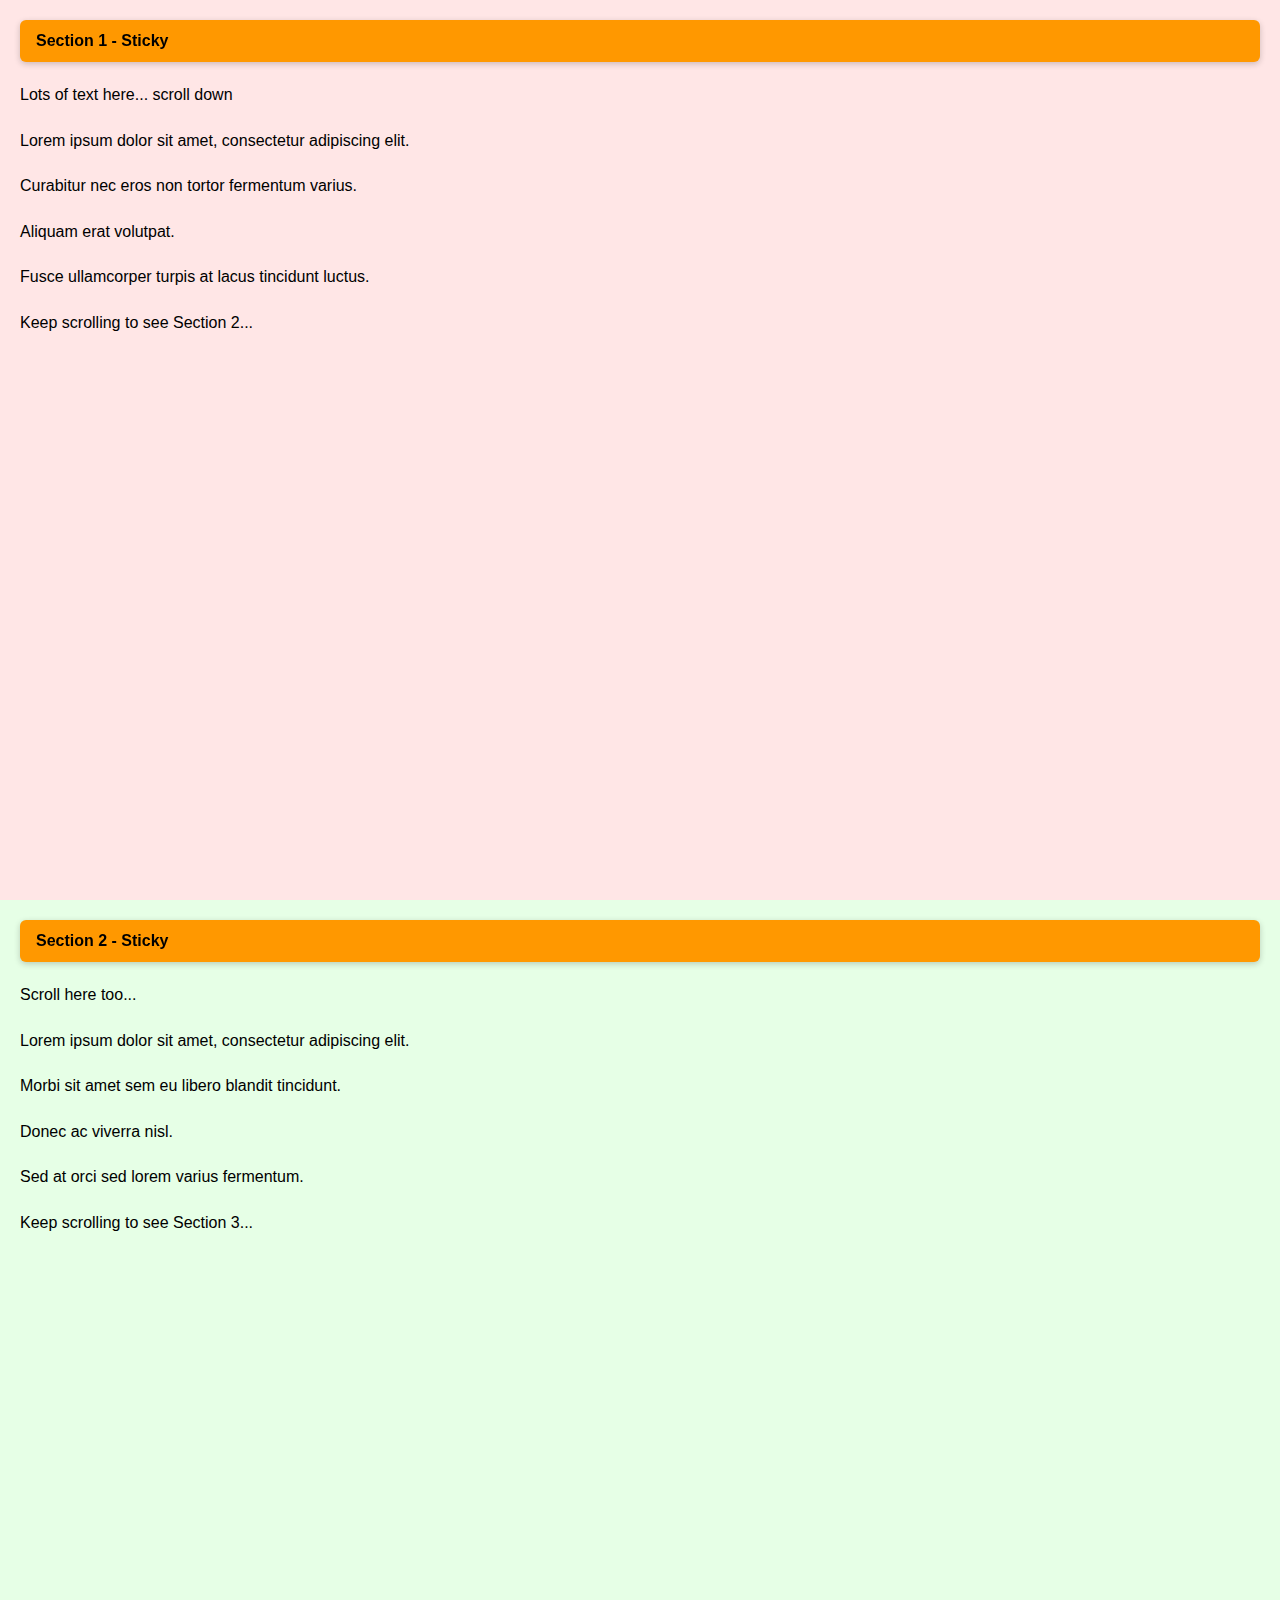
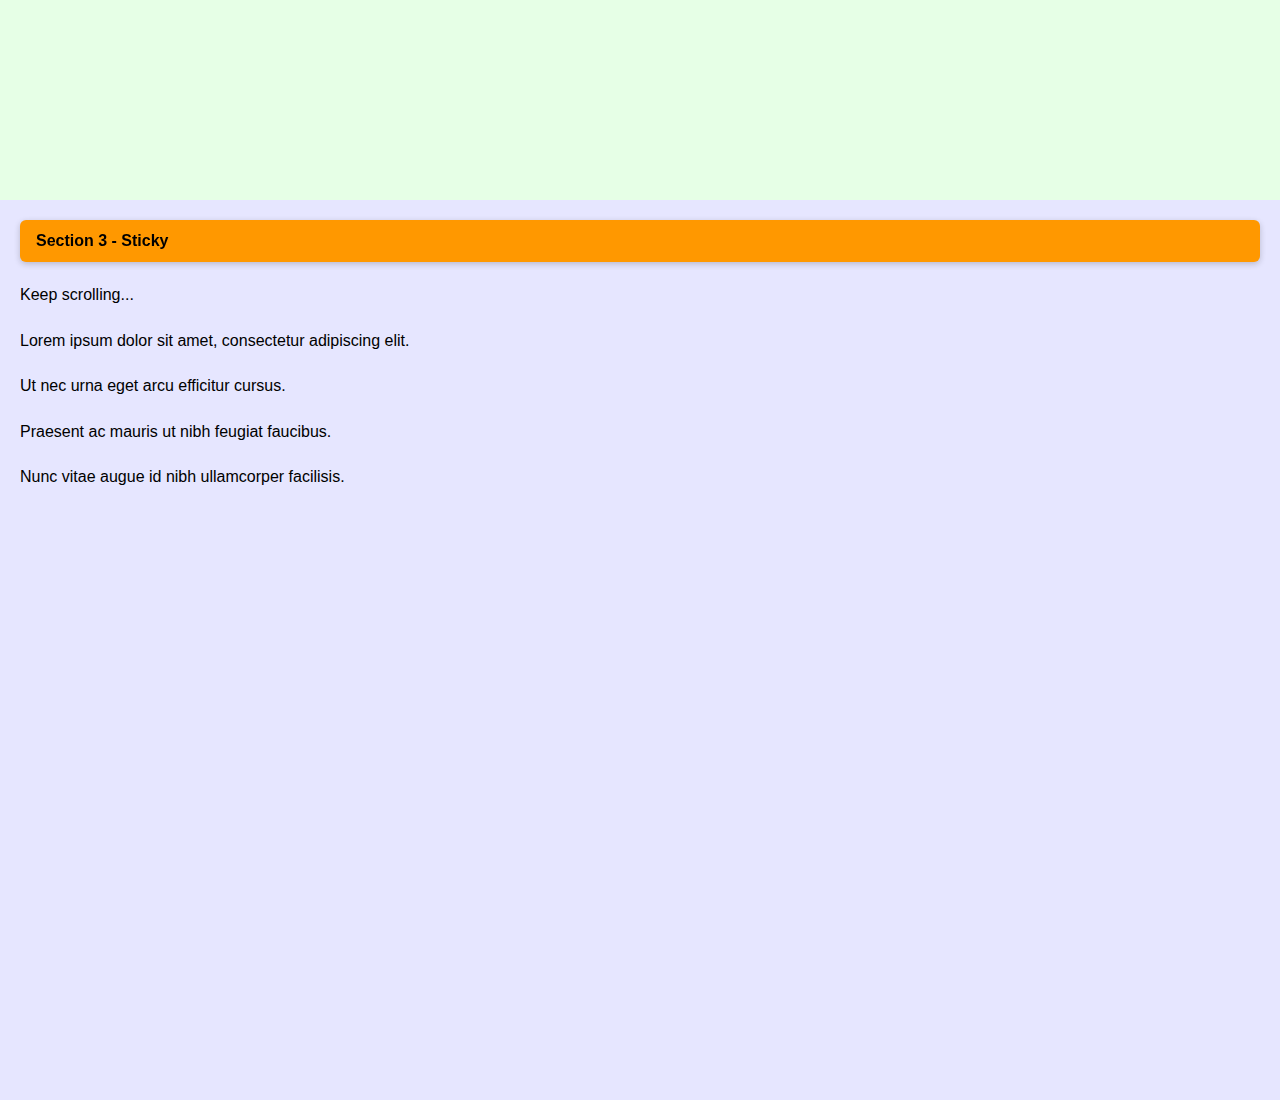
<file: about.html>
<!DOCTYPE html>
<html lang="en">
<head>
  <meta charset="UTF-8">
  <meta name="viewport" content="width=device-width, initial-scale=1.0">
  <title>Sticky in Section Demo</title>
  <style>
    body {
      margin: 0;
      font-family: Arial, sans-serif;
    }

    section {
      min-height: 100vh;        /* each section is at least 1 screen tall */
      padding: 20px;
      box-sizing: border-box;
    }

    /* Different backgrounds to see sections */
    .section1 { background: #ffe6e6; }
    .section2 { background: #e6ffe6; }
    .section3 { background: #e6e6ff; }

    .sticky-box {
      position: sticky;
      top: 0;                   /* sticks to top when scrolling */
      background: #ff9800;
      padding: 12px 16px;
      font-weight: bold;
      border-radius: 6px;
      box-shadow: 0 2px 6px rgba(0,0,0,0.2);
      z-index: 10;
    }

    p {
      margin: 20px 0;
      line-height: 1.6;
    }
  </style>
</head>
<body>

  <section class="section1">
    <div class="sticky-box">Section 1 - Sticky</div>
    <p>Lots of text here... scroll down</p>
    <p>Lorem ipsum dolor sit amet, consectetur adipiscing elit.</p>
    <p>Curabitur nec eros non tortor fermentum varius.</p>
    <p>Aliquam erat volutpat.</p>
    <p>Fusce ullamcorper turpis at lacus tincidunt luctus.</p>
    <p>Keep scrolling to see Section 2...</p>
  </section>

  <section class="section2">
    <div class="sticky-box">Section 2 - Sticky</div>
    <p>Scroll here too...</p>
    <p>Lorem ipsum dolor sit amet, consectetur adipiscing elit.</p>
    <p>Morbi sit amet sem eu libero blandit tincidunt.</p>
    <p>Donec ac viverra nisl.</p>
    <p>Sed at orci sed lorem varius fermentum.</p>
    <p>Keep scrolling to see Section 3...</p>
  </section>

  <section class="section3">
    <div class="sticky-box">Section 3 - Sticky</div>
    <p>Keep scrolling...</p>
    <p>Lorem ipsum dolor sit amet, consectetur adipiscing elit.</p>
    <p>Ut nec urna eget arcu efficitur cursus.</p>
    <p>Praesent ac mauris ut nibh feugiat faucibus.</p>
    <p>Nunc vitae augue id nibh ullamcorper facilisis.</p>
  </section>

</body>
</html>
</file>
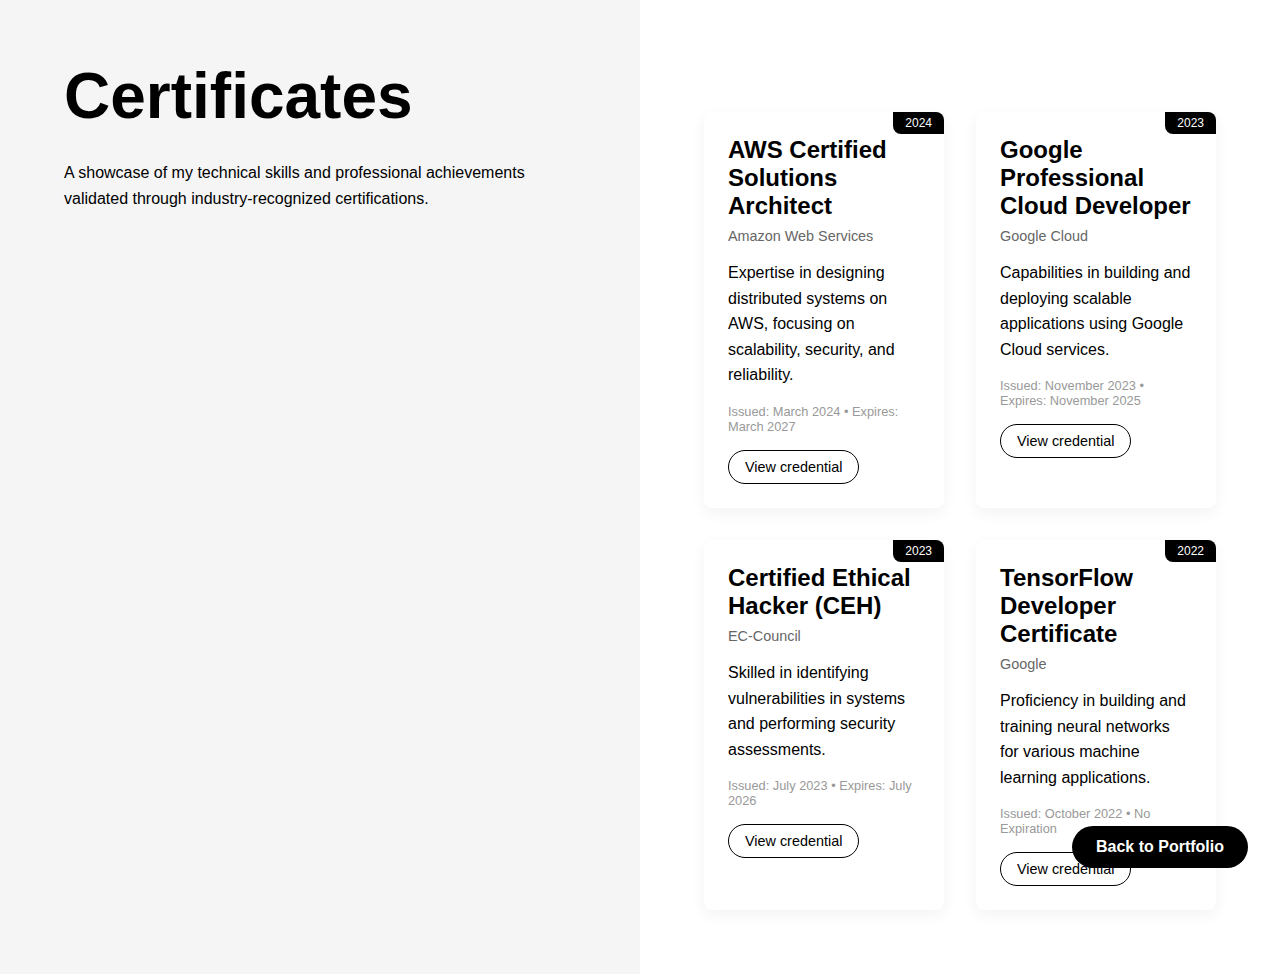
<file: certifications.html>
<!DOCTYPE html>
<html lang="en">
<head>
    <meta charset="UTF-8">
    <meta name="viewport" content="width=device-width, initial-scale=1.0">
    <title>Certificates | Portfolio</title>
    <style>
        /* Reset */
        * {
            margin: 0;
            padding: 0;
            box-sizing: border-box;
            font-family: Arial, sans-serif;
        }
        
        body {
            background-color: #f5f5f5;
            color: #000;
            overflow-x: hidden;
        }
        
        /* Layout */
        .container {
            display: flex;
            min-height: 100vh;
        }
        
        .left-side {
            width: 50%;
            padding: 4rem;
            position: relative;
        }
        
        .right-side {
            width: 50%;
            padding: 4rem;
            background-color: #fff;
            position: relative;
        }
        
        /* Typography */
        h1 {
            font-size: 4rem;
            font-weight: 900;
            margin-bottom: 2rem;
            line-height: 1;
        }
        
        h2 {
            font-size: 2rem;
            margin-bottom: 1rem;
        }
        
        p {
            line-height: 1.6;
            margin-bottom: 1rem;
        }
        
        /* Certification card */
        .cert-grid {
            display: grid;
            grid-template-columns: 1fr 1fr;
            gap: 2rem;
            margin-top: 3rem;
        }
        
        .cert-card {
            background-color: #ffffff;
            border-radius: 8px;
            padding: 1.5rem;
            box-shadow: 0 5px 15px rgba(0, 0, 0, 0.05);
            transition: transform 0.3s ease, box-shadow 0.3s ease;
            cursor: pointer;
            position: relative;
            overflow: hidden;
        }
        
        .cert-card:hover {
            transform: translateY(-5px);
            box-shadow: 0 10px 25px rgba(0, 0, 0, 0.1);
        }
        
        .cert-card .badge {
            position: absolute;
            top: 0;
            right: 0;
            background-color: #000;
            color: #fff;
            padding: 0.25rem 0.75rem;
            font-size: 0.75rem;
            border-radius: 0 0 0 8px;
        }
        
        .cert-card h3 {
            margin-bottom: 0.5rem;
            font-size: 1.5rem;
        }
        
        .cert-card .issuer {
            color: #666;
            font-size: 0.9rem;
            margin-bottom: 1rem;
        }
        
        .cert-card .date {
            color: #999;
            font-size: 0.8rem;
        }
        
        .cert-card .link-btn {
            display: inline-block;
            margin-top: 1rem;
            text-decoration: none;
            color: #000;
            border: 1px solid #000;
            padding: 0.5rem 1rem;
            border-radius: 2rem;
            font-size: 0.9rem;
            transition: all 0.3s ease;
        }
        
        .cert-card .link-btn:hover {
            background-color: #000;
            color: #fff;
        }
        
        /* Navigation */
        .nav {
            position: fixed;
            left: 2rem;
            top: 2rem;
            z-index: 100;
        }
        
        .nav a {
            color: #000;
            text-decoration: none;
            margin-right: 1rem;
            font-weight: bold;
        }
        
        /* Contact button */
        .contact-btn {
            position: fixed;
            right: 2rem;
            bottom: 2rem;
            background-color: #000;
            color: #fff;
            text-decoration: none;
            padding: 0.75rem 1.5rem;
            border-radius: 2rem;
            font-weight: bold;
            z-index: 100;
            transition: transform 0.3s ease;
        }
        
        .contact-btn:hover {
            transform: scale(1.05);
        }
        
        /* Responsive */
        @media (max-width: 768px) {
            .container {
                flex-direction: column;
            }
            
            .left-side, .right-side {
                width: 100%;
                padding: 2rem;
            }
            
            .cert-grid {
                grid-template-columns: 1fr;
            }
            
            h1 {
                font-size: 3rem;
            }
        }
    </style>
</head>
<body>
    
    <a href="index.html" class="contact-btn">Back to Portfolio</a>
    
    <div class="container">
        <div class="left-side">
            <h1>Certificates</h1>
            <p>A showcase of my technical skills and professional achievements validated through industry-recognized certifications.</p>
        </div>
        
        <div class="right-side">
            <div class="cert-grid">
                <!-- You can duplicate these cards for each certification -->
                <div class="cert-card">
                    <div class="badge">2024</div>
                    <h3>AWS Certified Solutions Architect</h3>
                    <div class="issuer">Amazon Web Services</div>
                    <p>Expertise in designing distributed systems on AWS, focusing on scalability, security, and reliability.</p>
                    <div class="date">Issued: March 2024 • Expires: March 2027</div>
                    <a href="#" class="link-btn">View credential</a>
                </div>
                
                <div class="cert-card">
                    <div class="badge">2023</div>
                    <h3>Google Professional Cloud Developer</h3>
                    <div class="issuer">Google Cloud</div>
                    <p>Capabilities in building and deploying scalable applications using Google Cloud services.</p>
                    <div class="date">Issued: November 2023 • Expires: November 2025</div>
                    <a href="#" class="link-btn">View credential</a>
                </div>
                
                <div class="cert-card">
                    <div class="badge">2023</div>
                    <h3>Certified Ethical Hacker (CEH)</h3>
                    <div class="issuer">EC-Council</div>
                    <p>Skilled in identifying vulnerabilities in systems and performing security assessments.</p>
                    <div class="date">Issued: July 2023 • Expires: July 2026</div>
                    <a href="#" class="link-btn">View credential</a>
                </div>
                
                <div class="cert-card">
                    <div class="badge">2022</div>
                    <h3>TensorFlow Developer Certificate</h3>
                    <div class="issuer">Google</div>
                    <p>Proficiency in building and training neural networks for various machine learning applications.</p>
                    <div class="date">Issued: October 2022 • No Expiration</div>
                    <a href="#" class="link-btn">View credential</a>
                </div>
            </div>
        </div>
    </div>
</body>
</html>
</file>
